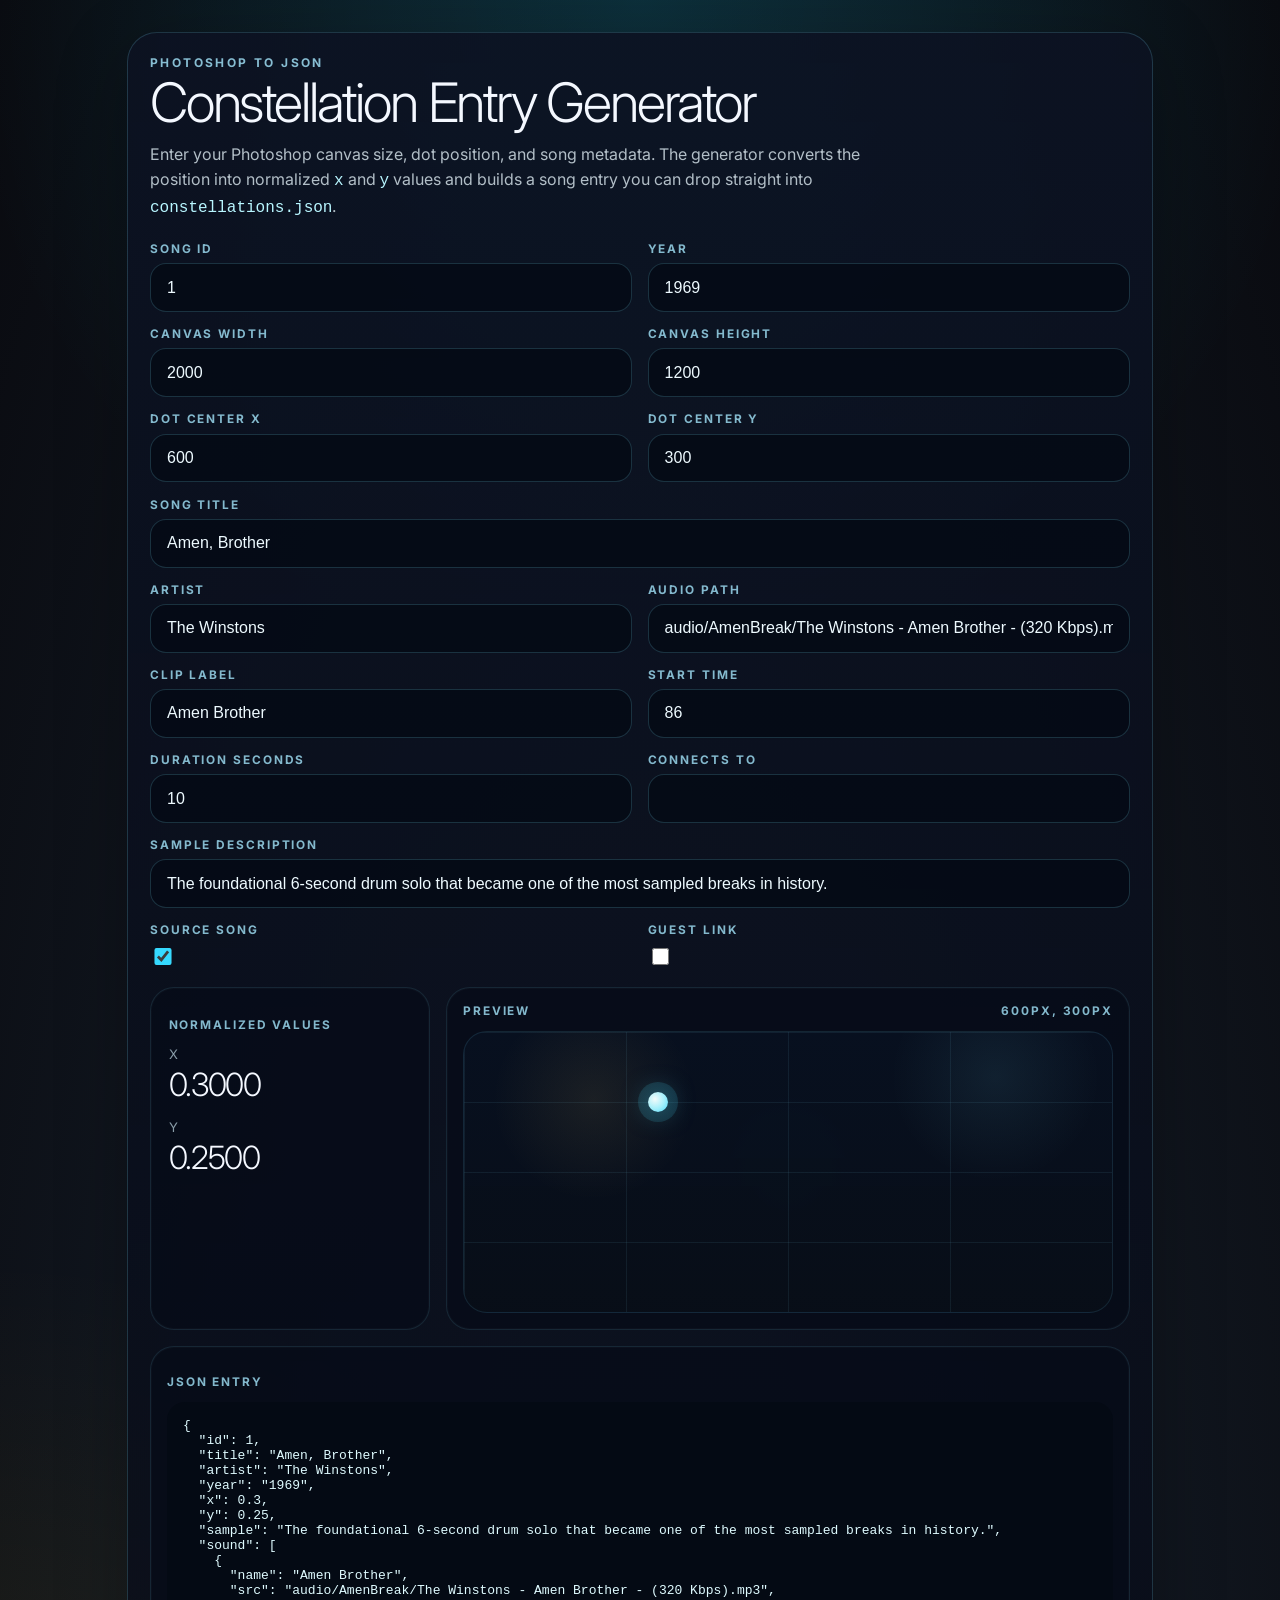
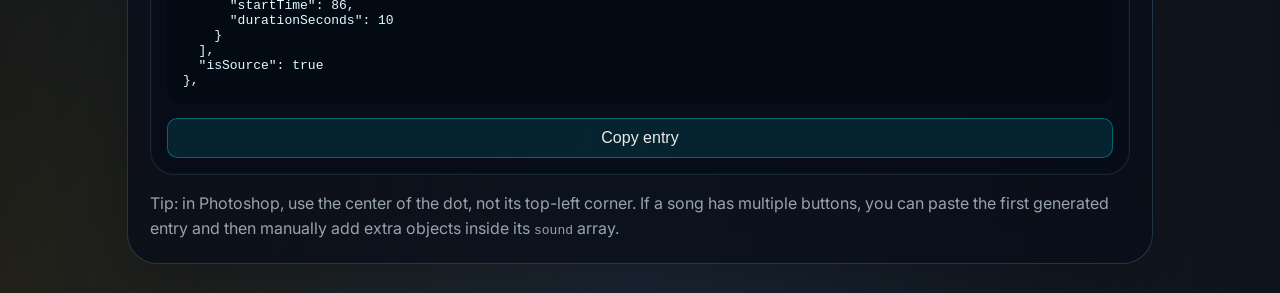
<file: position-helper.html>
<!DOCTYPE html>
<html lang="en">
<head>
    <meta charset="UTF-8">
    <meta name="viewport" content="width=device-width, initial-scale=1.0">
    <title>Constellation Entry Generator</title>
    <link rel="icon" href="favicon.svg" type="image/svg+xml">
    <link rel="preconnect" href="https://fonts.googleapis.com">
    <link rel="preconnect" href="https://fonts.gstatic.com" crossorigin>
    <link href="https://fonts.googleapis.com/css2?family=Inter:wght@300;400;700&display=swap" rel="stylesheet">
    <link rel="stylesheet" href="style.css">
</head>
<body class="antialiased">
    <main class="helper-shell">
        <section class="helper-panel">
            <p class="helper-kicker">Photoshop to JSON</p>
            <h1 class="helper-title">Constellation Entry Generator</h1>
            <p class="helper-copy">Enter your Photoshop canvas size, dot position, and song metadata. The generator converts the position into normalized <code>x</code> and <code>y</code> values and builds a song entry you can drop straight into <code>constellations.json</code>.</p>

            <div class="helper-grid">
                <label class="helper-field">
                    <span>Song ID</span>
                    <input id="song-id" type="number" min="1" step="1" value="1">
                </label>
                <label class="helper-field">
                    <span>Year</span>
                    <input id="song-year" type="text" value="1969">
                </label>
                <label class="helper-field">
                    <span>Canvas Width</span>
                    <input id="canvas-width" type="number" min="1" step="1" value="2000">
                </label>
                <label class="helper-field">
                    <span>Canvas Height</span>
                    <input id="canvas-height" type="number" min="1" step="1" value="1200">
                </label>
                <label class="helper-field">
                    <span>Dot Center X</span>
                    <input id="dot-x" type="number" min="0" step="1" value="600">
                </label>
                <label class="helper-field">
                    <span>Dot Center Y</span>
                    <input id="dot-y" type="number" min="0" step="1" value="300">
                </label>
                <label class="helper-field helper-field--wide">
                    <span>Song Title</span>
                    <input id="dot-title" type="text" value="Amen, Brother">
                </label>
                <label class="helper-field">
                    <span>Artist</span>
                    <input id="song-artist" type="text" value="The Winstons">
                </label>
                <label class="helper-field">
                    <span>Audio Path</span>
                    <input id="audio-src" type="text" value="audio/AmenBreak/The Winstons - Amen Brother - (320 Kbps).mp3">
                </label>
                <label class="helper-field">
                    <span>Clip Label</span>
                    <input id="clip-name" type="text" value="Amen Brother">
                </label>
                <label class="helper-field">
                    <span>Start Time</span>
                    <input id="clip-start" type="number" min="0" step="1" value="86">
                </label>
                <label class="helper-field">
                    <span>Duration Seconds</span>
                    <input id="clip-duration" type="number" min="1" step="1" value="10">
                </label>
                <label class="helper-field">
                    <span>Connects To</span>
                    <input id="connects-to" type="text" value="">
                </label>
                <label class="helper-field helper-field--wide">
                    <span>Sample Description</span>
                    <input id="sample-copy" type="text" value="The foundational 6-second drum solo that became one of the most sampled breaks in history.">
                </label>
                <label class="helper-field helper-checkbox">
                    <span>Source Song</span>
                    <input id="is-source" type="checkbox" checked>
                </label>
                <label class="helper-field helper-checkbox">
                    <span>Guest Link</span>
                    <input id="is-guest" type="checkbox">
                </label>
            </div>

            <div class="helper-preview">
                <div class="helper-result-card">
                    <p class="helper-result-label">Normalized Values</p>
                    <div class="helper-result-values">
                        <div>
                            <span>X</span>
                            <strong id="result-x">0.3000</strong>
                        </div>
                        <div>
                            <span>Y</span>
                            <strong id="result-y">0.2500</strong>
                        </div>
                    </div>
                </div>

                <div class="helper-canvas-card">
                    <div class="helper-canvas-meta">
                        <span>Preview</span>
                        <span id="helper-pixel-readout">600px, 300px</span>
                    </div>
                    <div id="helper-canvas" class="helper-canvas">
                        <div id="helper-dot" class="helper-dot"></div>
                    </div>
                </div>
            </div>

            <div class="helper-output">
                <p class="helper-result-label">JSON Entry</p>
                <pre id="snippet-output" class="helper-snippet"></pre>
                <button id="copy-snippet-btn" class="sample-button helper-copy-btn" type="button">Copy entry</button>
            </div>

            <p class="helper-note">Tip: in Photoshop, use the center of the dot, not its top-left corner. If a song has multiple buttons, you can paste the first generated entry and then manually add extra objects inside its <code>sound</code> array.</p>
        </section>
    </main>

    <script src="position-helper.js"></script>
</body>
</html>
</file>
<file: style.css>
﻿body {
    font-family: 'Inter', sans-serif;
    background-color: #000010;
    background-image: radial-gradient(ellipse at bottom, #1b2735 0%, #090a0f 100%);
    color: #eaeaea;
    overflow-x: hidden;
    overflow-y: auto;
    margin: 0;
    padding: 0;
    overscroll-behavior: none;
    min-height: 100vh;
}

.sr-only {
    position: absolute;
    width: 1px;
    height: 1px;
    padding: 0;
    margin: -1px;
    overflow: hidden;
    clip: rect(0, 0, 0, 0);
    white-space: nowrap;
    border: 0;
}

.site-intro {
    position: fixed;
    inset: 0;
    z-index: 60;
    display: flex;
    align-items: center;
    justify-content: center;
    padding: 1.5rem;
    overflow: hidden;
    background:
        radial-gradient(circle at 22% 24%, rgba(0, 255, 255, 0.13), transparent 32%),
        radial-gradient(circle at 78% 18%, rgba(251, 191, 36, 0.12), transparent 30%),
        linear-gradient(180deg, rgba(3, 7, 18, 0.98), rgba(2, 6, 23, 0.98));
    transition: opacity 700ms ease, visibility 700ms ease;
}

.site-intro.is-hidden {
    opacity: 0;
    visibility: hidden;
    pointer-events: none;
}

.site-intro__orb {
    position: absolute;
    border-radius: 999px;
    filter: blur(90px);
    opacity: 0.75;
    animation: intro-orb-drift 4.4s ease-in-out infinite alternate;
}

.site-intro__orb--left {
    width: 260px;
    height: 260px;
    left: -70px;
    bottom: -60px;
    background: rgba(255, 189, 46, 0.14);
}

.site-intro__orb--right {
    width: 300px;
    height: 300px;
    right: -90px;
    top: -90px;
    background: rgba(56, 189, 248, 0.18);
}

.site-intro__core {
    position: relative;
    width: min(100%, 520px);
    padding: 2rem 1.75rem 1.85rem;
    border-radius: 32px;
    border: 1px solid rgba(122, 228, 255, 0.14);
    background: linear-gradient(180deg, rgba(8, 14, 28, 0.94), rgba(6, 10, 22, 0.84));
    box-shadow: 0 28px 90px rgba(0, 0, 0, 0.42);
    backdrop-filter: blur(18px);
    -webkit-backdrop-filter: blur(18px);
    text-align: center;
}

.site-intro__kicker {
    margin: 0 0 0.7rem;
    color: rgba(166, 233, 255, 0.78);
    font-size: 0.72rem;
    font-weight: 700;
    letter-spacing: 0.24em;
    text-transform: uppercase;
}

.site-intro__title {
    margin: 0;
    font-size: clamp(2.4rem, 7vw, 4.4rem);
    line-height: 0.96;
    font-weight: 300;
    letter-spacing: -0.05em;
    color: rgba(244, 248, 255, 0.98);
}

.site-intro__network {
    position: relative;
    width: min(100%, 320px);
    height: 180px;
    margin: 1.35rem auto 1.1rem;
}

.site-intro__node,
.site-intro__line {
    position: absolute;
    display: block;
}

.site-intro__node {
    border-radius: 999px;
    box-shadow: 0 0 0 1px rgba(255, 255, 255, 0.08), 0 0 20px currentColor;
    animation: intro-node-pulse 1.8s ease-in-out infinite;
}

.site-intro__node--source {
    width: 26px;
    height: 26px;
    top: 78px;
    left: 147px;
    color: #ffe8a3;
    background: radial-gradient(circle at 35% 35%, #fff8d8, #ffe89a 58%, #f5d86f 100%);
    box-shadow: 0 0 0 1px rgba(255, 232, 163, 0.2), 0 0 24px rgba(255, 232, 163, 0.7);
    animation-delay: 0.1s;
}

.site-intro__node--blue {
    width: 18px;
    height: 18px;
    color: #7ae8ff;
    background: radial-gradient(circle at 35% 35%, #dff9ff, #8cecff 55%, #42d5ff 100%);
}

.site-intro__node--purple {
    width: 16px;
    height: 16px;
    color: #d1b5ff;
    background: radial-gradient(circle at 35% 35%, #f0e7ff, #d8b8ff 55%, #bf94ff 100%);
}

.site-intro__node--one {
    top: 34px;
    left: 88px;
    animation-delay: 0.25s;
}

.site-intro__node--two {
    top: 46px;
    right: 70px;
    animation-delay: 0.45s;
}

.site-intro__node--three {
    bottom: 28px;
    left: 98px;
    animation-delay: 0.6s;
}

.site-intro__node--four {
    top: 12px;
    right: 24px;
    animation-delay: 0.8s;
}

.site-intro__node--five {
    bottom: 12px;
    left: 34px;
    animation-delay: 1s;
}

.site-intro__line {
    height: 2px;
    border-radius: 999px;
    transform-origin: 0 50%;
    background: linear-gradient(90deg, rgba(122, 228, 255, 0.05), rgba(122, 228, 255, 0.55), rgba(122, 228, 255, 0.06));
    opacity: 0;
    animation: intro-line-glow 1.8s ease forwards;
}

.site-intro__line--one {
    width: 75px;
    top: 87px;
    left: 110px;
    transform: rotate(-146deg);
    animation-delay: 0.2s;
}

.site-intro__line--two {
    width: 86px;
    top: 87px;
    left: 160px;
    transform: rotate(-28deg);
    animation-delay: 0.4s;
}

.site-intro__line--three {
    width: 72px;
    top: 100px;
    left: 159px;
    transform: rotate(142deg);
    animation-delay: 0.55s;
}

.site-intro__line--four {
    width: 63px;
    top: 50px;
    left: 237px;
    transform: rotate(-32deg);
    animation-delay: 0.72s;
}

.site-intro__line--five {
    width: 80px;
    top: 110px;
    left: 44px;
    transform: rotate(156deg);
    animation-delay: 0.9s;
}

.site-intro__status {
    margin: 0;
    color: rgba(216, 227, 238, 0.82);
    font-size: 0.98rem;
}

.site-intro__enter {
    margin-top: 1.2rem;
    padding: 0.9rem 1.65rem;
    border: 1px solid rgba(122, 228, 255, 0.3);
    border-radius: 999px;
    background: linear-gradient(180deg, rgba(6, 204, 230, 0.2), rgba(6, 204, 230, 0.08));
    color: #dffbff;
    font-size: 0.98rem;
    font-weight: 700;
    letter-spacing: 0.08em;
    text-transform: uppercase;
    box-shadow: 0 0 0 1px rgba(122, 228, 255, 0.08), 0 0 22px rgba(0, 229, 255, 0.18);
    cursor: pointer;
    opacity: 0;
    transform: translateY(10px);
    animation: intro-enter-reveal 500ms ease forwards;
    animation-delay: 1.35s;
}

.site-intro__enter:hover {
    background: linear-gradient(180deg, rgba(6, 204, 230, 0.3), rgba(6, 204, 230, 0.14));
    box-shadow: 0 0 0 1px rgba(122, 228, 255, 0.1), 0 0 28px rgba(0, 229, 255, 0.24);
}

.view {
    display: none;
    height: 100vh;
    width: 100vw;
}

#constellations-view {
    position: relative;
    overflow: hidden;
    background:
        radial-gradient(circle at top, rgba(0, 220, 255, 0.14), transparent 34%),
        radial-gradient(circle at bottom left, rgba(255, 196, 0, 0.08), transparent 28%);
}

#constellations-view::before,
#constellations-view::after {
    content: '';
    position: absolute;
    border-radius: 999px;
    filter: blur(90px);
    pointer-events: none;
    opacity: 0.5;
    z-index: 0;
}

#constellations-view::before {
    width: 320px;
    height: 320px;
    top: -120px;
    right: -80px;
    background: rgba(0, 255, 255, 0.16);
}

#constellations-view::after {
    width: 260px;
    height: 260px;
    bottom: 80px;
    left: -100px;
    background: rgba(255, 190, 100, 0.12);
}

#constellation-canvas {
    position: absolute;
    inset: 0;
    width: 100%;
    height: 100%;
    z-index: 1;
}

.constellation-overlay {
    position: relative;
    z-index: 2;
    padding: 1.1rem 1.5rem 2rem;
    display: flex;
    flex-direction: column;
    align-items: flex-start;
    height: 100vh;
    justify-content: flex-start;
    pointer-events: none;
}

.constellation-overlay header,
.constellation-overlay nav {
    pointer-events: auto;
}

.desktop-header-shell {
    width: min(100%, 430px);
    padding-top: 0.15rem;
}

.desktop-header-panel {
    background: linear-gradient(180deg, rgba(12, 18, 34, 0.9), rgba(8, 12, 24, 0.72));
    border: 1px solid rgba(130, 230, 255, 0.16);
    border-radius: 30px;
    padding: 0.9rem 1.05rem 0.95rem;
    backdrop-filter: blur(18px);
    -webkit-backdrop-filter: blur(18px);
    box-shadow: 0 20px 70px rgba(0, 0, 0, 0.28);
    text-align: left;
}

.desktop-kicker {
    display: inline-block;
    font-size: 0.72rem;
    letter-spacing: 0.15em;
    text-transform: uppercase;
    color: rgba(168, 241, 255, 0.82);
    margin-bottom: 0.45rem;
}

.desktop-title {
    margin: 0;
    color: #f7fbff;
    font-size: clamp(2rem, 3vw, 2.85rem);
    line-height: 0.96;
    letter-spacing: -0.05em;
    text-wrap: pretty;
}

.desktop-subtitle {
    max-width: 24rem;
    margin: 0.5rem 0 0;
    color: rgba(220, 236, 244, 0.8);
    font-size: 0.92rem;
    line-height: 1.38;
}

.desktop-meta-row {
    display: flex;
    align-items: center;
    justify-content: flex-start;
    gap: 0.55rem;
    margin-top: 0.7rem;
    flex-wrap: wrap;
}

.desktop-meta-pill {
    padding: 0.32rem 0.62rem;
    border-radius: 999px;
    background: rgba(255, 255, 255, 0.05);
    border: 1px solid rgba(255, 255, 255, 0.08);
    color: rgba(176, 219, 231, 0.9);
    font-size: 0.74rem;
}

#constellation-nav-desktop {
    justify-content: flex-start;
}

.desktop-hover-hint {
    position: absolute;
    top: 1.1rem;
    right: 1.5rem;
    z-index: 3;
    padding: 0.42rem 0.72rem;
    border-radius: 999px;
    background: rgba(6, 10, 20, 0.72);
    border: 1px solid rgba(143, 231, 255, 0.16);
    color: rgba(200, 237, 247, 0.86);
    font-size: 0.73rem;
    letter-spacing: 0.08em;
    text-transform: uppercase;
    backdrop-filter: blur(10px);
    -webkit-backdrop-filter: blur(10px);
    pointer-events: none;
}

.hover-tooltip {
    position: absolute;
    width: 290px;
    background: linear-gradient(180deg, rgba(10, 16, 29, 0.94), rgba(7, 10, 21, 0.92));
    backdrop-filter: blur(18px);
    -webkit-backdrop-filter: blur(18px);
    border: 1px solid rgba(140, 228, 255, 0.14);
    border-radius: 24px;
    padding: 1rem;
    z-index: 10;
    pointer-events: auto;
    opacity: 0;
    transform: translateY(10px) scale(0.95);
    transition: opacity 0.2s ease, transform 0.2s ease;
    visibility: hidden;
    box-shadow: 0 18px 48px rgba(0, 0, 0, 0.32);
}

.hover-tooltip.active {
    opacity: 1;
    transform: translateY(0) scale(1);
    visibility: visible;
}

.typewriter-text {
    white-space: normal;
    display: inline;
    vertical-align: baseline;
}

.typewriter-text::after {
    content: '';
    display: inline-block;
    width: 0.12em;
    height: 1em;
    margin-left: 0.08em;
    background: cyan;
    vertical-align: -0.12em;
    animation: blink-caret 0.75s step-end infinite;
}

@keyframes blink-caret {
    from,
    to {
        opacity: 0;
    }
    50% {
        opacity: 1;
    }
}

@keyframes intro-line-glow {
    0% {
        opacity: 0;
        transform: scaleX(0.55);
    }
    100% {
        opacity: 1;
        transform: scaleX(1);
    }
}

@keyframes intro-node-pulse {
    0%,
    100% {
        transform: scale(0.92);
        opacity: 0.85;
    }
    50% {
        transform: scale(1.08);
        opacity: 1;
    }
}

@keyframes intro-orb-drift {
    0% {
        transform: translate3d(0, 0, 0) scale(1);
    }
    100% {
        transform: translate3d(14px, -12px, 0) scale(1.08);
    }
}

@keyframes intro-enter-reveal {
    0% {
        opacity: 0;
        transform: translateY(10px);
    }
    100% {
        opacity: 1;
        transform: translateY(0);
    }
}

#card-deck-view {
    perspective: 1000px;
    position: relative;
    display: flex;
    flex-direction: column;
    align-items: center;
    justify-content: flex-start;
    min-height: 100vh;
    min-height: 100dvh;
    height: 100vh;
    height: 100dvh;
    padding: max(0.75rem, env(safe-area-inset-top)) 1rem max(0.75rem, env(safe-area-inset-bottom));
    box-sizing: border-box;
    overflow: hidden;
    background:
        radial-gradient(circle at top, rgba(0, 220, 255, 0.16), transparent 35%),
        radial-gradient(circle at bottom, rgba(255, 196, 0, 0.12), transparent 30%);
}

#card-deck-view::before,
#card-deck-view::after {
    content: '';
    position: absolute;
    border-radius: 999px;
    filter: blur(70px);
    pointer-events: none;
    opacity: 0.55;
}

#card-deck-view::before {
    width: 220px;
    height: 220px;
    top: -70px;
    right: -60px;
    background: rgba(0, 255, 255, 0.18);
}

#card-deck-view::after {
    width: 180px;
    height: 180px;
    bottom: 40px;
    left: -70px;
    background: rgba(255, 180, 90, 0.16);
}

.mobile-header-shell {
    position: relative;
    z-index: 5;
    width: min(100%, 420px);
    padding: 0.25rem 0 0.5rem;
    flex-shrink: 0;
    transition: padding 0.35s ease;
}

.mobile-header-panel {
    overflow: hidden;
    background: linear-gradient(180deg, rgba(12, 18, 34, 0.9), rgba(8, 12, 24, 0.7));
    border: 1px solid rgba(130, 230, 255, 0.18);
    border-radius: 24px;
    padding: 1rem 1rem 0.9rem;
    backdrop-filter: blur(16px);
    -webkit-backdrop-filter: blur(16px);
    box-shadow: 0 18px 60px rgba(0, 0, 0, 0.28);
    max-height: 420px;
    opacity: 1;
    transform: translateY(0);
    transition: max-height 0.35s ease, opacity 0.25s ease, transform 0.35s ease, padding 0.35s ease, border-color 0.35s ease;
}

.mobile-header-toggle {
    display: none;
    align-items: center;
    justify-content: center;
    width: 2.5rem;
    height: 2.5rem;
    margin: 0 auto 0.45rem;
    border-radius: 999px;
    border: 1px solid rgba(130, 230, 255, 0.2);
    background: linear-gradient(180deg, rgba(12, 18, 34, 0.92), rgba(8, 12, 24, 0.78));
    box-shadow: 0 10px 28px rgba(0, 0, 0, 0.24);
    color: rgba(188, 238, 250, 0.9);
    cursor: pointer;
}

.mobile-header-toggle__arrow {
    display: block;
    width: 0.7rem;
    height: 0.7rem;
    border-right: 2px solid currentColor;
    border-bottom: 2px solid currentColor;
    transform: rotate(45deg) translateY(-1px);
    transition: transform 0.3s ease;
}

#card-deck-view.mobile-header-collapsed .mobile-header-shell {
    padding-bottom: 0.2rem;
}

#card-deck-view.mobile-header-collapsed .mobile-header-panel {
    max-height: 0;
    opacity: 0;
    transform: translateY(-8px);
    padding-top: 0;
    padding-bottom: 0;
    border-color: transparent;
    pointer-events: none;
}

#card-deck-view.mobile-header-collapsed .mobile-header-toggle__arrow {
    transform: rotate(225deg) translateY(-1px);
}

.mobile-kicker {
    display: inline-flex;
    align-items: center;
    gap: 0.45rem;
    font-size: 0.72rem;
    letter-spacing: 0.18em;
    text-transform: uppercase;
    color: rgba(167, 242, 255, 0.82);
    margin-bottom: 0.7rem;
}

.mobile-title {
    font-size: clamp(2rem, 8vw, 2.8rem);
    line-height: 0.95;
    letter-spacing: -0.04em;
    margin: 0;
    color: #f7fbff;
    text-wrap: balance;
}

.mobile-subtitle {
    margin-top: 0.6rem;
    color: rgba(216, 236, 245, 0.78);
    font-size: 0.98rem;
    line-height: 1.4;
}

.mobile-meta-row {
    display: flex;
    align-items: center;
    justify-content: space-between;
    gap: 0.75rem;
    margin-top: 0.95rem;
}

.mobile-deck-count {
    font-size: 0.8rem;
    color: rgba(170, 217, 229, 0.88);
    padding: 0.35rem 0.65rem;
    border-radius: 999px;
    background: rgba(255, 255, 255, 0.04);
    border: 1px solid rgba(255, 255, 255, 0.08);
}

.mobile-swipe-hint {
    font-size: 0.8rem;
    color: rgba(162, 204, 216, 0.78);
}

.main-container {
    position: relative;
    z-index: 2;
    width: min(100%, 420px);
    flex: 1;
    display: flex;
    align-items: center;
    justify-content: center;
    padding: 0.25rem 0 0.75rem;
    min-height: 0;
}

.deck-stage {
    position: relative;
    width: 100%;
    height: 100%;
    min-height: 0;
    display: flex;
    align-items: center;
    justify-content: center;
}

.deck-stage::before {
    content: '';
    position: absolute;
    width: min(88vw, 360px);
    height: min(88vw, 360px);
    border-radius: 999px;
    border: 1px solid rgba(111, 215, 255, 0.12);
    box-shadow:
        0 0 0 18px rgba(111, 215, 255, 0.04),
        inset 0 0 40px rgba(0, 210, 255, 0.05);
    pointer-events: none;
}

.mobile-tree-shell {
    position: relative;
    width: 100%;
    height: 100%;
    min-height: 0;
    display: flex;
    align-items: stretch;
    justify-content: center;
}

.mobile-tree-canvas {
    position: absolute;
    inset: 0;
    width: 100%;
    height: 100%;
    border-radius: 28px;
    touch-action: none;
}

.mobile-tree-hud {
    position: absolute;
    top: 0.9rem;
    left: 50%;
    transform: translateX(-50%);
    z-index: 3;
    padding: 0.45rem 0.85rem;
    border-radius: 999px;
    background: rgba(6, 10, 20, 0.72);
    border: 1px solid rgba(143, 231, 255, 0.16);
    color: rgba(200, 237, 247, 0.86);
    font-size: 0.73rem;
    letter-spacing: 0.08em;
    text-transform: uppercase;
    backdrop-filter: blur(10px);
    -webkit-backdrop-filter: blur(10px);
}

.mobile-tree-info {
    position: absolute;
    left: 0.85rem;
    right: 0.85rem;
    bottom: 0.85rem;
    z-index: 4;
    border-radius: 24px;
    padding: 1rem;
    background: linear-gradient(180deg, rgba(10, 16, 29, 0.94), rgba(7, 10, 21, 0.92));
    border: 1px solid rgba(140, 228, 255, 0.14);
    box-shadow: 0 16px 48px rgba(0, 0, 0, 0.32);
    backdrop-filter: blur(18px);
    -webkit-backdrop-filter: blur(18px);
    max-height: min(42%, 320px);
    overflow-y: auto;
}

.mobile-tree-info .info-eyebrow {
    display: inline-flex;
    align-items: center;
    gap: 0.45rem;
    color: rgba(171, 232, 247, 0.76);
    font-size: 0.72rem;
    letter-spacing: 0.14em;
    text-transform: uppercase;
}

.mobile-tree-info h3 {
    margin-top: 0.6rem;
    color: #f7fbff;
    font-size: 1.55rem;
    line-height: 1;
    letter-spacing: -0.04em;
}

.mobile-tree-info .info-artist {
    margin-top: 0.35rem;
    color: rgba(219, 233, 240, 0.85);
    font-size: 1rem;
}

.mobile-tree-info .info-year {
    margin-top: 0.75rem;
    color: rgba(155, 190, 202, 0.72);
    font-size: 0.78rem;
    letter-spacing: 0.14em;
    text-transform: uppercase;
}

.mobile-tree-info .info-copy {
    margin-top: 0.8rem;
    color: rgba(225, 236, 241, 0.88);
    font-size: 0.95rem;
    line-height: 1.5;
}

.mobile-tree-actions {
    display: flex;
    flex-direction: column;
    gap: 0.55rem;
    margin-top: 0.95rem;
}

.mobile-tree-empty {
    color: rgba(180, 211, 221, 0.74);
}

.sample-button {
    background: rgba(0, 255, 255, 0.1);
    border: 1px solid rgba(0, 255, 255, 0.3);
    color: #eaeaea;
    padding: 10px 15px;
    width: 100%;
    border-radius: 10px;
    font-size: 1rem;
    text-align: center;
    cursor: pointer;
    transition: background-color 0.2s;
    backdrop-filter: blur(5px);
}

.sample-button:hover {
    background: rgba(0, 255, 255, 0.3);
}

.sample-button:disabled {
    opacity: 0.45;
    cursor: not-allowed;
}

.nav-button {
    transition: all 0.3s ease;
    border: 1px solid rgba(0, 200, 255, 0.3);
    margin: 0 5px;
}

.nav-button:hover,
.nav-button.active {
    background-color: rgba(0, 200, 255, 0.2);
    box-shadow: 0 0 15px rgba(0, 200, 255, 0.5);
}

.qr-fallback-link {
    display: none;
}

.qr-fallback-link.active {
    display: inline;
}

.desktop-qr-callout {
    background: linear-gradient(180deg, rgba(12, 18, 34, 0.88), rgba(8, 12, 24, 0.78));
    border: 1px solid rgba(130, 230, 255, 0.14);
    border-radius: 22px;
    padding: 0.8rem 0.95rem;
    box-shadow: 0 16px 40px rgba(0, 0, 0, 0.26);
    backdrop-filter: blur(16px);
    -webkit-backdrop-filter: blur(16px);
}

.hud-toggle {
    position: fixed;
    top: auto;
    right: 1rem;
    bottom: 1rem;
    z-index: 40;
    padding: 0.6rem 0.95rem;
    border-radius: 999px;
    border: 1px solid rgba(130, 230, 255, 0.18);
    background: linear-gradient(180deg, rgba(10, 16, 29, 0.88), rgba(7, 10, 21, 0.82));
    color: rgba(220, 244, 250, 0.9);
    font-size: 0.78rem;
    font-weight: 700;
    letter-spacing: 0.08em;
    text-transform: uppercase;
    box-shadow: 0 14px 30px rgba(0, 0, 0, 0.26);
    backdrop-filter: blur(14px);
    -webkit-backdrop-filter: blur(14px);
    cursor: pointer;
}

.hud-hidden .desktop-header-shell,
.hud-hidden .desktop-hover-hint,
.hud-hidden #qr-callout,
.hud-hidden .mobile-tree-hud {
    opacity: 0;
    visibility: hidden;
    pointer-events: none;
}

.helper-shell {
    min-height: 100vh;
    display: flex;
    align-items: center;
    justify-content: center;
    padding: 2rem 1rem;
    background:
        radial-gradient(circle at top, rgba(0, 220, 255, 0.14), transparent 34%),
        radial-gradient(circle at bottom left, rgba(255, 196, 0, 0.08), transparent 28%);
}

.helper-panel {
    width: min(100%, 980px);
    padding: 1.35rem;
    border-radius: 30px;
    border: 1px solid rgba(130, 230, 255, 0.18);
    background: linear-gradient(180deg, rgba(12, 18, 34, 0.9), rgba(8, 12, 24, 0.78));
    box-shadow: 0 20px 70px rgba(0, 0, 0, 0.28);
}

.helper-kicker {
    margin: 0 0 0.4rem;
    color: rgba(166, 233, 255, 0.8);
    font-size: 0.75rem;
    font-weight: 700;
    letter-spacing: 0.2em;
    text-transform: uppercase;
}

.helper-title {
    margin: 0;
    color: #f4f8ff;
    font-size: clamp(2.1rem, 6vw, 3.4rem);
    line-height: 0.98;
    letter-spacing: -0.04em;
    font-weight: 300;
}

.helper-copy {
    max-width: 760px;
    margin: 0.8rem 0 0;
    color: rgba(215, 228, 235, 0.82);
    font-size: 1rem;
    line-height: 1.55;
}

.helper-copy code {
    color: #b8f6ff;
}

.helper-grid {
    display: grid;
    grid-template-columns: repeat(2, minmax(0, 1fr));
    gap: 0.95rem;
    margin-top: 1.35rem;
}

.helper-field {
    display: flex;
    flex-direction: column;
    gap: 0.45rem;
}

.helper-checkbox {
    justify-content: flex-end;
}

.helper-checkbox input {
    width: 1.1rem;
    height: 1.1rem;
    accent-color: #35d9ff;
}

.helper-field--wide {
    grid-column: 1 / -1;
}

.helper-field span,
.helper-result-label,
.helper-canvas-meta {
    color: rgba(166, 233, 255, 0.78);
    font-size: 0.74rem;
    font-weight: 700;
    letter-spacing: 0.16em;
    text-transform: uppercase;
}

.helper-field input {
    border: 1px solid rgba(122, 228, 255, 0.18);
    border-radius: 16px;
    padding: 0.9rem 1rem;
    background: rgba(4, 10, 20, 0.76);
    color: #eefaff;
    font-size: 1rem;
}

.helper-preview {
    display: grid;
    grid-template-columns: 280px minmax(0, 1fr);
    gap: 1rem;
    margin-top: 1.2rem;
}

.helper-result-card,
.helper-canvas-card,
.helper-output {
    border-radius: 24px;
    border: 1px solid rgba(130, 230, 255, 0.12);
    background: rgba(6, 12, 24, 0.72);
    box-shadow: inset 0 0 0 1px rgba(255, 255, 255, 0.02);
}

.helper-result-card {
    padding: 1.1rem;
}

.helper-result-values {
    display: grid;
    gap: 0.9rem;
    margin-top: 0.9rem;
}

.helper-result-values span {
    display: block;
    color: rgba(188, 214, 225, 0.72);
    font-size: 0.82rem;
    text-transform: uppercase;
    letter-spacing: 0.08em;
}

.helper-result-values strong {
    display: block;
    margin-top: 0.2rem;
    color: #f4f8ff;
    font-size: 2rem;
    font-weight: 300;
    letter-spacing: -0.04em;
}

.helper-canvas-card {
    padding: 1rem;
}

.helper-canvas-meta {
    display: flex;
    justify-content: space-between;
    gap: 1rem;
    margin-bottom: 0.8rem;
}

.helper-canvas {
    position: relative;
    min-height: 280px;
    border-radius: 24px;
    border: 1px solid rgba(111, 215, 255, 0.12);
    background:
        linear-gradient(180deg, rgba(8, 17, 32, 0.94), rgba(8, 14, 24, 0.98)),
        radial-gradient(circle at center, rgba(0, 238, 255, 0.08), transparent 40%);
    overflow: hidden;
    cursor: crosshair;
}

.helper-canvas::before,
.helper-canvas::after {
    content: '';
    position: absolute;
    inset: 0;
    pointer-events: none;
}

.helper-canvas::before {
    background-image:
        linear-gradient(rgba(140, 228, 255, 0.08) 1px, transparent 1px),
        linear-gradient(90deg, rgba(140, 228, 255, 0.08) 1px, transparent 1px);
    background-size: 25% 25%;
}

.helper-canvas::after {
    background:
        radial-gradient(circle at 20% 24%, rgba(255, 215, 112, 0.08), transparent 18%),
        radial-gradient(circle at 82% 16%, rgba(122, 228, 255, 0.08), transparent 18%);
}

.helper-dot {
    position: absolute;
    width: 20px;
    height: 20px;
    border-radius: 999px;
    background: radial-gradient(circle at 35% 35%, #f3fcff, #9defff 55%, #45d9ff 100%);
    box-shadow: 0 0 0 10px rgba(69, 217, 255, 0.14), 0 0 26px rgba(69, 217, 255, 0.5);
    transform: translate(-50%, -50%);
}

.helper-output {
    margin-top: 1rem;
    padding: 1rem;
}

.helper-snippet {
    margin: 0.8rem 0 0;
    padding: 1rem;
    border-radius: 18px;
    background: rgba(4, 10, 20, 0.84);
    color: #dffbff;
    white-space: pre-wrap;
    word-break: break-word;
}

.helper-copy-btn {
    margin-top: 0.9rem;
}

.helper-note {
    margin: 1rem 0 0;
    color: rgba(193, 210, 218, 0.76);
    line-height: 1.55;
}

@media (max-width: 768px) {
    body {
        overflow-y: hidden;
    }

    .view {
        width: 100%;
    }

    .nav-button {
        margin: 0;
        padding: 0.55rem 0.8rem;
        border-radius: 999px;
        background: rgba(255, 255, 255, 0.04);
        font-size: 0.76rem;
        line-height: 1.2;
    }

    .sample-button {
        padding: 0.85rem 1rem;
        border-radius: 14px;
        font-size: 0.95rem;
        background: linear-gradient(180deg, rgba(4, 198, 224, 0.16), rgba(4, 198, 224, 0.08));
    }

    .mobile-header-toggle {
        display: inline-flex;
    }

    .hud-toggle {
        top: auto;
        right: 0.75rem;
        bottom: max(0.75rem, env(safe-area-inset-bottom));
        padding: 0.55rem 0.8rem;
        font-size: 0.72rem;
    }

    .mobile-title {
        font-size: clamp(2.5rem, 9vw, 3.4rem);
    }

    .mobile-subtitle {
        font-size: 0.95rem;
    }

    .mobile-tree-hud {
        top: 0.7rem;
        max-width: calc(100% - 2.5rem);
        text-align: center;
    }

    .mobile-tree-info {
        left: 0.7rem;
        right: 0.7rem;
        bottom: 0.7rem;
        padding: 0.9rem;
        border-radius: 22px;
        max-height: min(38%, 290px);
    }

    .mobile-tree-info h3 {
        font-size: 1.15rem;
        line-height: 1.05;
    }

    .mobile-tree-info .info-artist {
        font-size: 0.9rem;
    }

    .mobile-tree-info .info-copy {
        font-size: 0.88rem;
        line-height: 1.4;
    }

    .helper-shell {
        padding: 1rem 0.75rem;
    }

    .helper-panel {
        padding: 1rem;
        border-radius: 24px;
    }

    .helper-grid,
    .helper-preview {
        grid-template-columns: 1fr;
    }

    .helper-canvas {
        min-height: 240px;
    }

    .helper-result-values strong {
        font-size: 1.6rem;
    }
}

@media (min-width: 769px) {
    .desktop-header-shell {
        position: absolute;
        top: 1rem;
        left: 1rem;
        z-index: 3;
    }
}
</file>
